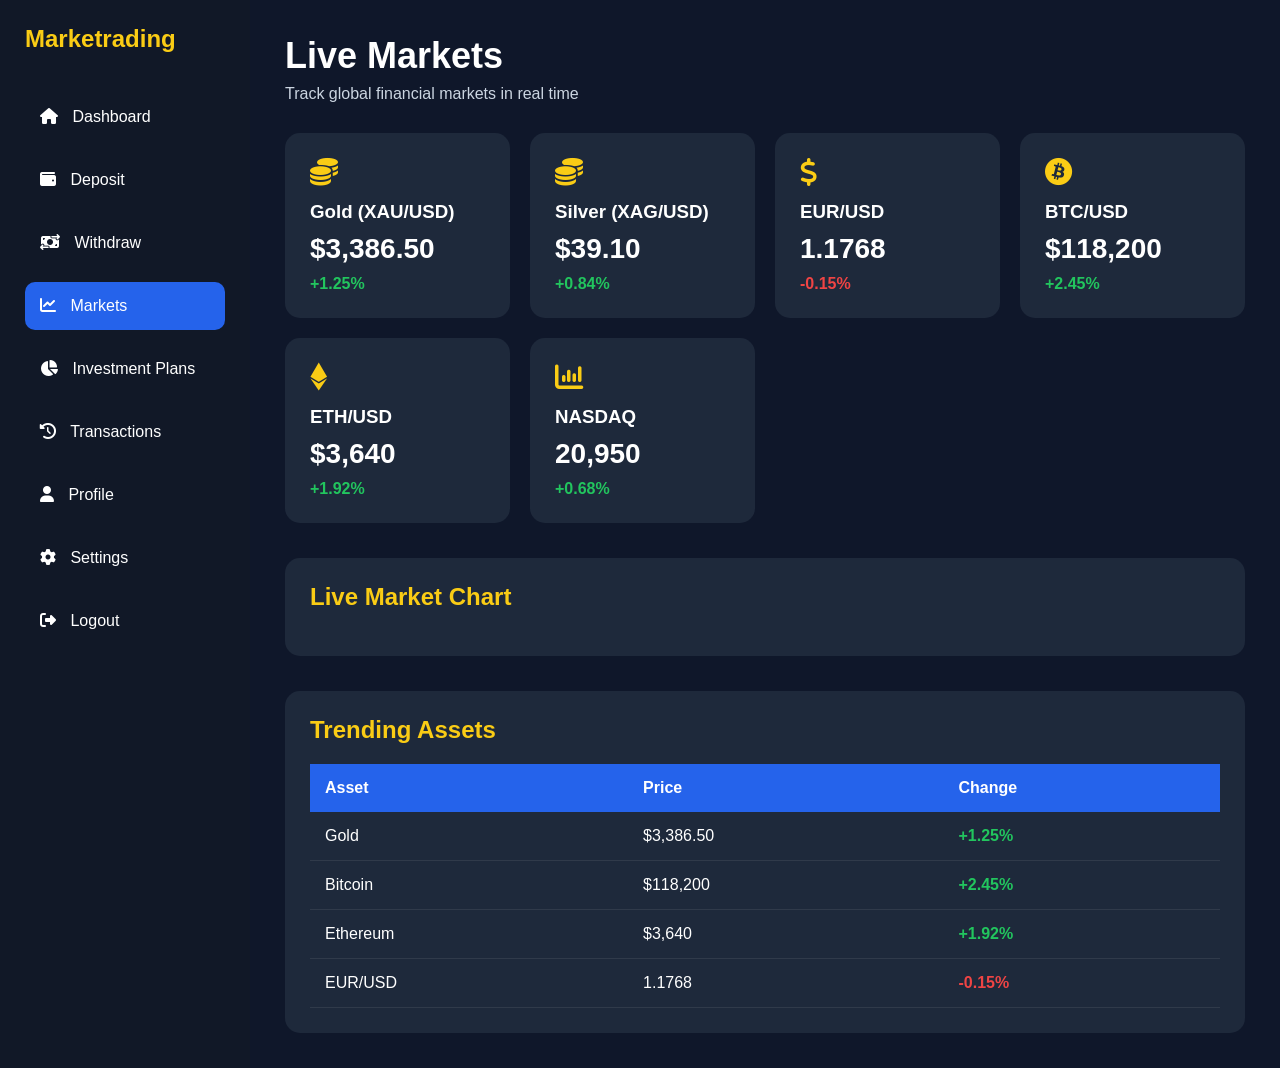
<file: markets.html>
<!DOCTYPE html>
<html lang="en">

<head>

<meta charset="UTF-8">
<meta name="viewport" content="width=device-width, initial-scale=1.0">

<title>Marketrading | Markets</title>

<link rel="stylesheet" href="markets.css">

<link href="https://cdnjs.cloudflare.com/ajax/libs/font-awesome/6.5.2/css/all.min.css" rel="stylesheet">

</head>

<body>

<div class="container">

<!-- Sidebar -->

<div class="sidebar">

<h2>Marketrading</h2>

<ul>

<li><a href="dashboard.html"><i class="fa-solid fa-house"></i> Dashboard</a></li>

<li><a href="deposit.html"><i class="fa-solid fa-wallet"></i> Deposit</a></li>

<li><a href="withdraw.html"><i class="fa-solid fa-money-bill-transfer"></i> Withdraw</a></li>

<li class="active"><a href="markets.html"><i class="fa-solid fa-chart-line"></i> Markets</a></li>

<li><a href="investment-plans.html"><i class="fa-solid fa-chart-pie"></i> Investment Plans</a></li>

<li><a href="transactions.html"><i class="fa-solid fa-clock-rotate-left"></i> Transactions</a></li>

<li><a href="profile.html"><i class="fa-solid fa-user"></i> Profile</a></li>

<li><a href="settings.html"><i class="fa-solid fa-gear"></i> Settings</a></li>

<li><a href="login.html"><i class="fa-solid fa-right-from-bracket"></i> Logout</a></li>

</ul>

</div>

<!-- Main Content -->

<div class="main">

<div class="header">

<h1>Live Markets</h1>

<p>Track global financial markets in real time</p>

</div>

<!-- Market Cards -->

<div class="market-grid">

<div class="market-card">
<i class="fa-solid fa-coins"></i>
<h3>Gold (XAU/USD)</h3>
<p class="price">$3,386.50</p>
<span class="up">+1.25%</span>
</div>

<div class="market-card">
<i class="fa-solid fa-coins"></i>
<h3>Silver (XAG/USD)</h3>
<p class="price">$39.10</p>
<span class="up">+0.84%</span>
</div>

<div class="market-card">
<i class="fa-solid fa-dollar-sign"></i>
<h3>EUR/USD</h3>
<p class="price">1.1768</p>
<span class="down">-0.15%</span>
</div>

<div class="market-card">
<i class="fa-brands fa-bitcoin"></i>
<h3>BTC/USD</h3>
<p class="price">$118,200</p>
<span class="up">+2.45%</span>
</div>

<div class="market-card">
<i class="fa-brands fa-ethereum"></i>
<h3>ETH/USD</h3>
<p class="price">$3,640</p>
<span class="up">+1.92%</span>
</div>

<div class="market-card">
<i class="fa-solid fa-chart-column"></i>
<h3>NASDAQ</h3>
<p class="price">20,950</p>
<span class="up">+0.68%</span>
</div>

</div>

<!-- TradingView Chart -->

<div class="chart-section">

<h2>Live Market Chart</h2>

<div class="tradingview-widget-container">

<div id="tradingview_chart"></div>

<script type="text/javascript" src="https://s3.tradingview.com/tv.js"></script>

<script type="text/javascript">
new TradingView.widget({
"width": "100%",
"height": 500,
"symbol": "OANDA:XAUUSD",
"interval": "60",
"timezone": "Etc/UTC",
"theme": "dark",
"style": "1",
"locale": "en",
"toolbar_bg": "#0f172a",
"enable_publishing": false,
"hide_side_toolbar": false,
"allow_symbol_change": true,
"container_id": "tradingview_chart"
});
</script>

</div>

</div>

<!-- Trending Assets -->

<div class="trending">

<h2>Trending Assets</h2>

<table>

<tr>
<th>Asset</th>
<th>Price</th>
<th>Change</th>
</tr>

<tr>
<td>Gold</td>
<td>$3,386.50</td>
<td class="green">+1.25%</td>
</tr>

<tr>
<td>Bitcoin</td>
<td>$118,200</td>
<td class="green">+2.45%</td>
</tr>

<tr>
<td>Ethereum</td>
<td>$3,640</td>
<td class="green">+1.92%</td>
</tr>

<tr>
<td>EUR/USD</td>
<td>1.1768</td>
<td class="red">-0.15%</td>
</tr>

</table>

</div>

</div>

</div>

</body>

</html>
</file>
<file: markets.css>
*{
margin:0;
padding:0;
box-sizing:border-box;
font-family:Poppins,sans-serif;
}

body{
background:#0f172a;
color:#fff;
}

.container{
display:flex;
min-height:100vh;
}

/* Sidebar */

.sidebar{
width:250px;
background:#111827;
padding:25px;
}

.sidebar h2{
color:#facc15;
margin-bottom:40px;
}

.sidebar ul{
list-style:none;
}

.sidebar li{
margin-bottom:15px;
}

.sidebar a{
display:block;
padding:15px;
color:#fff;
text-decoration:none;
border-radius:10px;
transition:.3s;
}

.sidebar a:hover,
.sidebar .active a{
background:#2563eb;
}

.sidebar i{
margin-right:10px;
}

/* Main */

.main{
flex:1;
padding:35px;
}

.header{
margin-bottom:30px;
}

.header h1{
font-size:36px;
margin-bottom:8px;
}

.header p{
color:#cbd5e1;
}

/* Market Cards */

.market-grid{
display:grid;
grid-template-columns:repeat(auto-fit,minmax(220px,1fr));
gap:20px;
margin-bottom:35px;
}

.market-card{
background:#1e293b;
padding:25px;
border-radius:15px;
transition:.3s;
position:relative;
}

.market-card:hover{
transform:translateY(-5px);
border:1px solid #facc15;
}

.market-card i{
font-size:28px;
color:#facc15;
margin-bottom:15px;
}

.market-card h3{
margin-bottom:10px;
}

.price{
font-size:28px;
font-weight:bold;
margin-bottom:10px;
}

.up{
color:#22c55e;
font-weight:bold;
}

.down{
color:#ef4444;
font-weight:bold;
}

/* Chart */

.chart-section{
background:#1e293b;
padding:25px;
border-radius:15px;
margin-bottom:35px;
}

.chart-section h2{
margin-bottom:20px;
color:#facc15;
}

/* Table */

.trending{
background:#1e293b;
padding:25px;
border-radius:15px;
}

.trending h2{
margin-bottom:20px;
color:#facc15;
}

table{
width:100%;
border-collapse:collapse;
}

th{
background:#2563eb;
padding:15px;
text-align:left;
}

td{
padding:15px;
border-bottom:1px solid rgba(255,255,255,.08);
}

tr:hover{
background:#273549;
}

.green{
color:#22c55e;
font-weight:bold;
}

.red{
color:#ef4444;
font-weight:bold;
}

/* Responsive */

@media(max-width:900px){

.container{
flex-direction:column;
}

.sidebar{
width:100%;
}

.main{
padding:20px;
}

.header h1{
font-size:28px;
}

}
</file>
